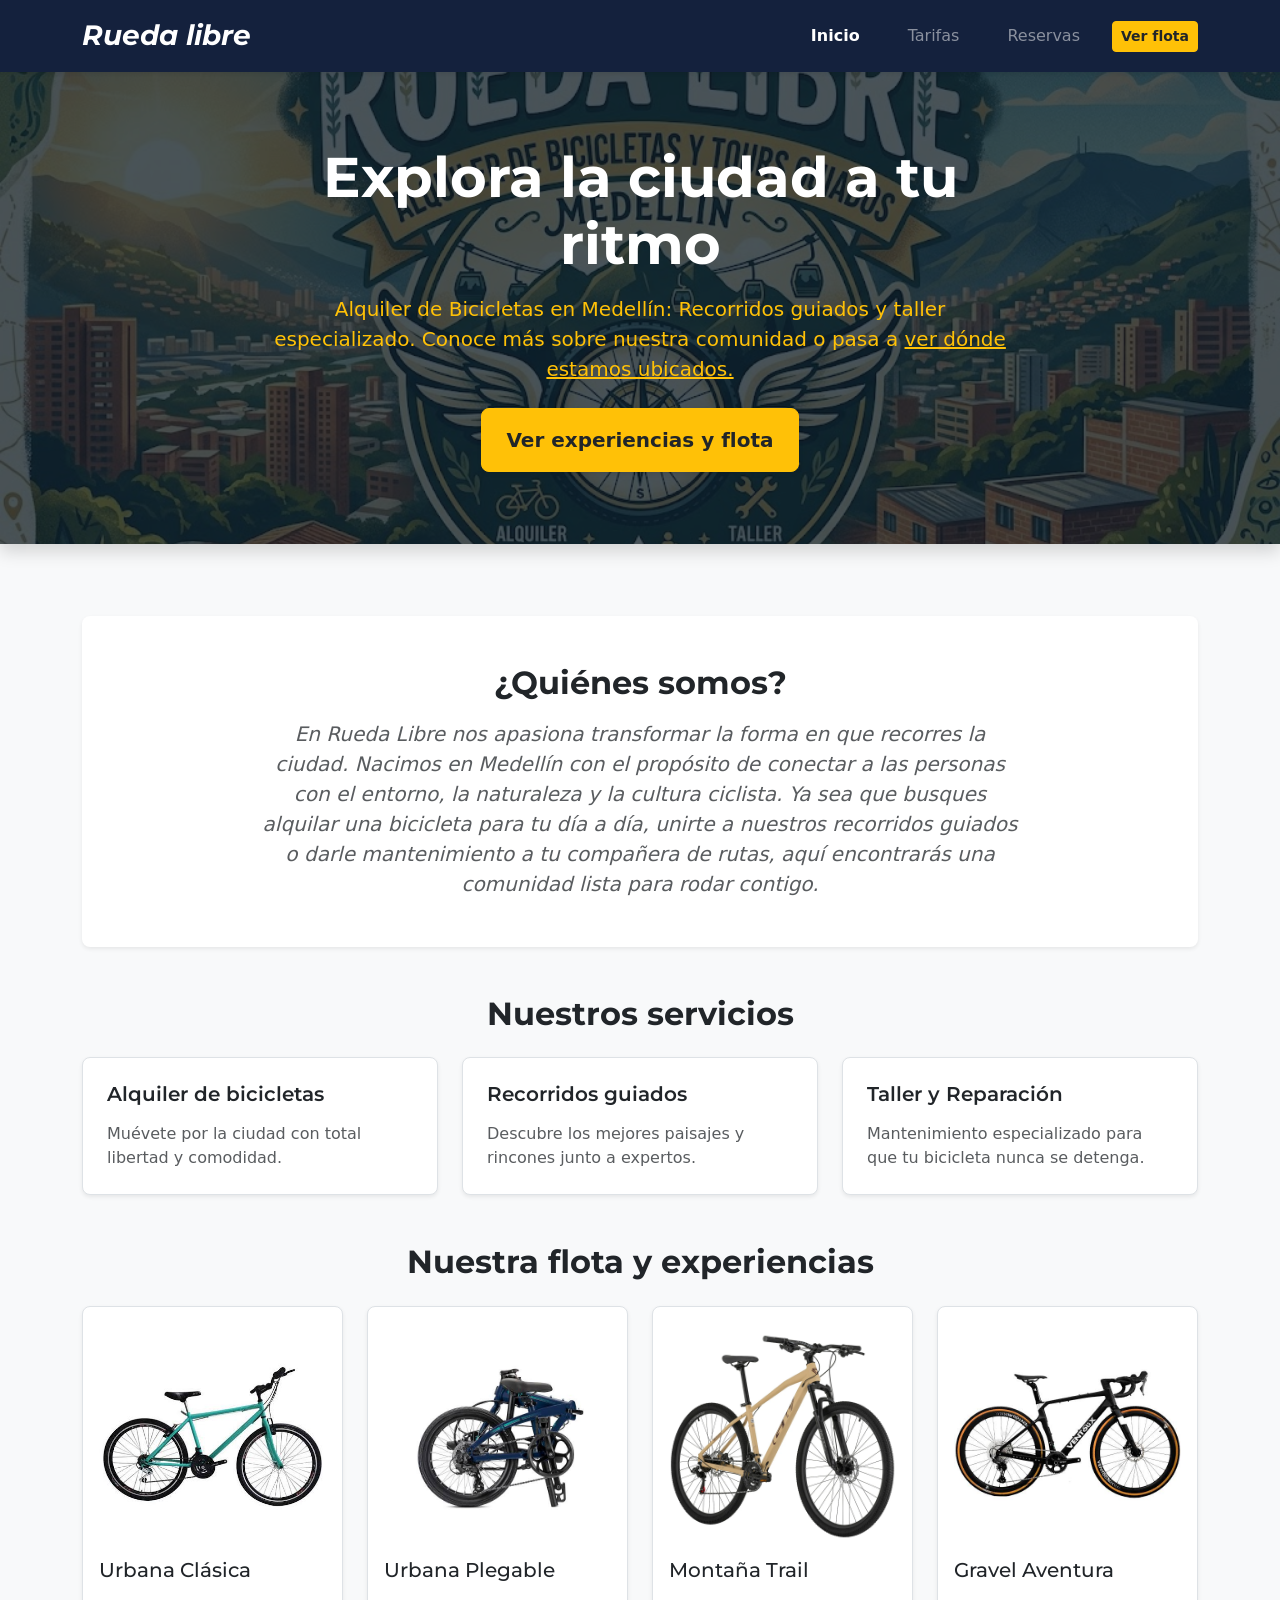
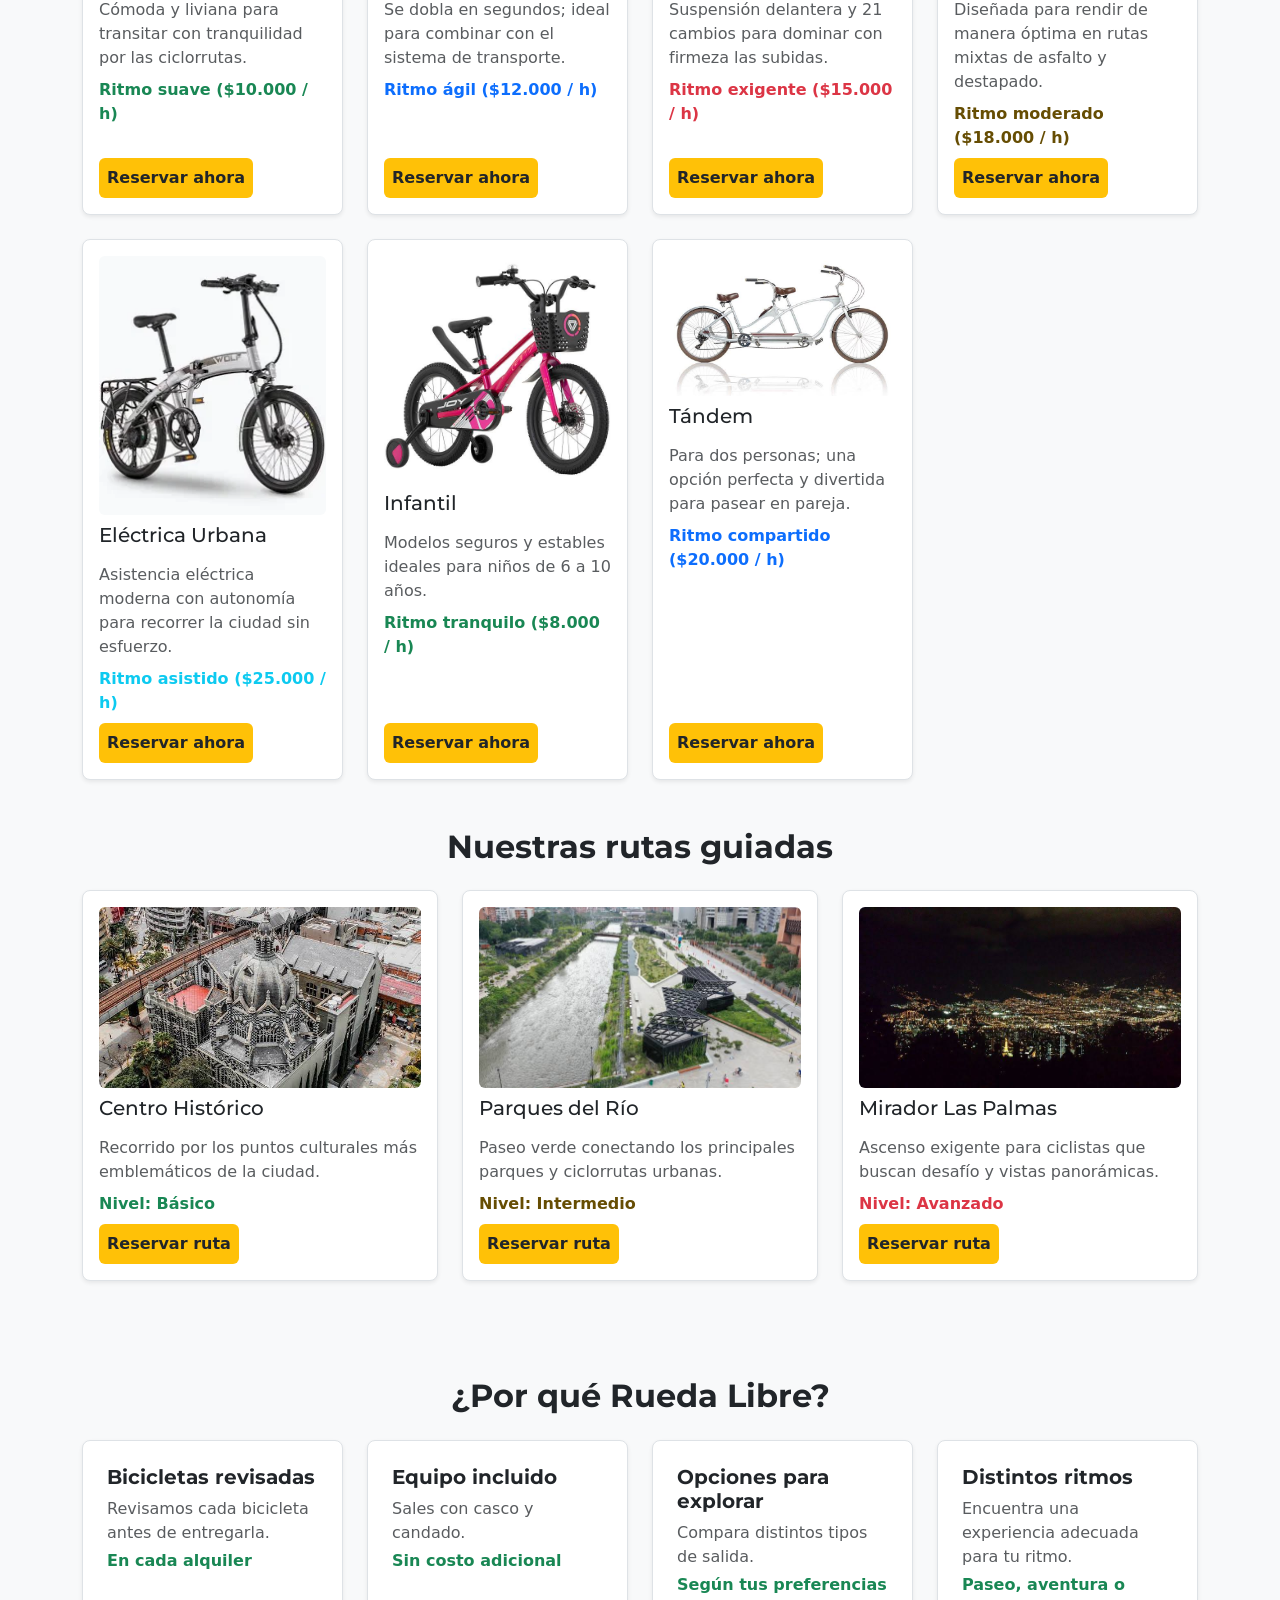
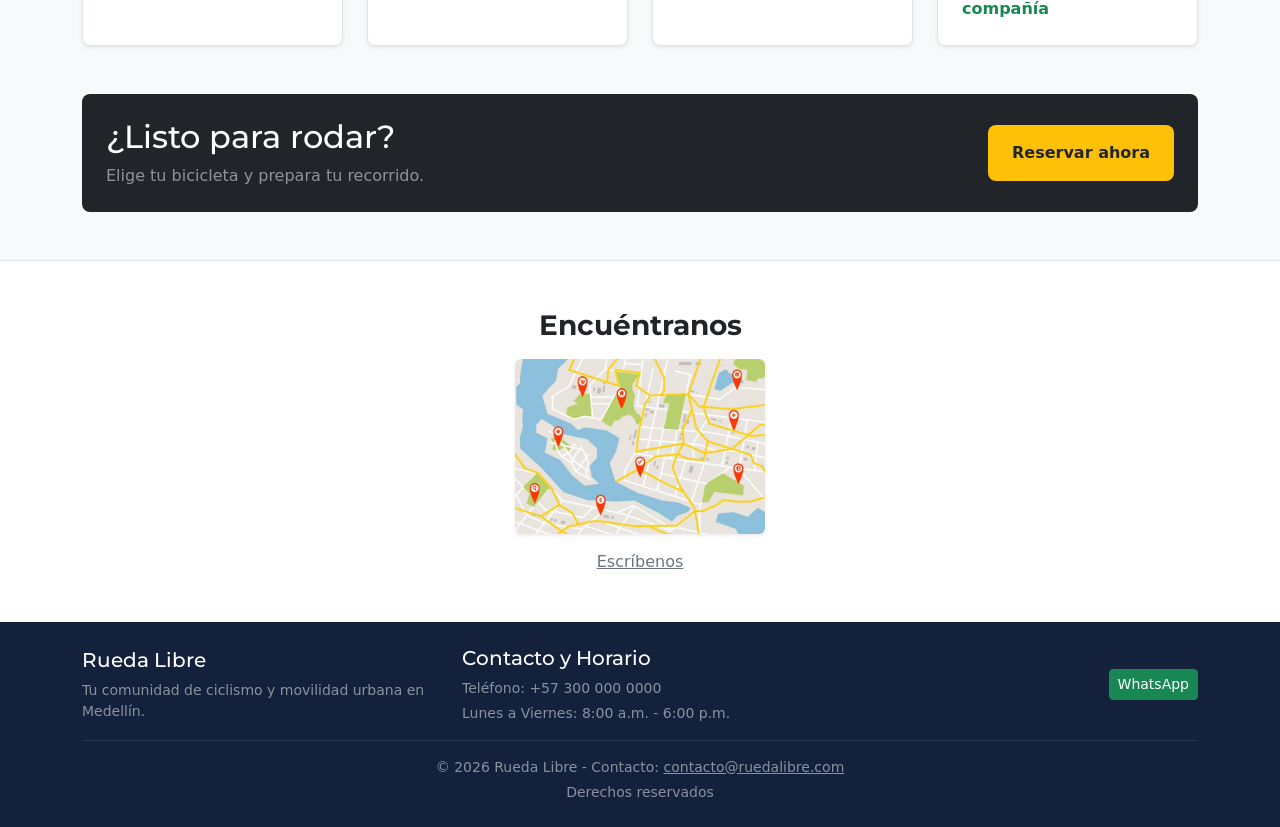
<file: index.html>
<!DOCTYPE html>
<html lang="es">

<head>
    <meta charset="UTF-8">
    <meta name="viewport" content="width=device-width, initial-scale=1.0">
    <title>Rueda Libre</title>
    <link rel="stylesheet" href="./css/styles.css">
    <link rel="preconnect" href="https://fonts.googleapis.com">
    <link rel="preconnect" href="https://fonts.gstatic.com" crossorigin>
    <link
        href="https://fonts.googleapis.com/css2?family=Montserrat:ital,wght@0,100..900;1,100..900&family=Open+Sans:ital,wght@0,300..800;1,300..800&display=swap"
        rel="stylesheet">
    <link href="https://cdn.jsdelivr.net/npm/bootstrap@5.3.3/dist/css/bootstrap.min.css" rel="stylesheet"
        integrity="sha384-QWTKZyjpPEjISv5WaRU9OFeRpok6YctnYmDr5pNlyT2bRjXh0JMhjY6hW+ALEwIH" crossorigin="anonymous">
</head>

<body class="bg-light">
    <!-- Barra de navegación superior -->
    <header class=" text-white py-3 shadow-sm sticky-top" style="background-color: #14213D;">
        <div class="container d-flex flex-column flex-md-row justify-content-between align-items-center gap-3">
            <h1 class="h3 m-0"><strong><em>Rueda libre</em></strong></h1>
            <nav>
                <ul class="nav gap-3 align-items-center m-0 list-unstyled">
                    <li><a href="index.html" class="nav-link text-white active fw-semibold">Inicio</a></li>
                    <li><a href="paginas/tarifas.html" class="nav-link text-white-50">Tarifas</a></li>
                    <li><a href="paginas/reservas.html" class="nav-link text-white-50">Reservas</a></li>
                    <li><a href="#flota" class="btn btn-warning text-dark fw-semibold btn-sm">Ver flota</a></li>
                </ul>
            </nav>
        </div>
    </header>
    <header class="bg-dark text-white py-5 mb-5 shadow position-relative overflow-hidden"
        style="background-color: #0d1b2a !important;">
        <img src="img/portada.jfif" alt="Logo de fondo"
            class="position-absolute top-0 start-0 w-100 h-100 object-fit-cover opacity-25 pe-none" style="z-index: 1;">
        <div class="container text-center py-4 position-relative" style="z-index: 2;">
            <div class="row justify-content-center">
                <div class="col-lg-8">
                    <h2 class="display-4 fw-bold mb-3">Explora la ciudad a tu ritmo</h2>
                    <p class="lead fs-5 text-warning mb-4">Alquiler de Bicicletas en Medellín: Recorridos guiados y taller
                        especializado. Conoce más sobre nuestra comunidad o pasa a <a href="#encuentranos"
                            class="text-warning text-decoration-underline">ver dónde estamos ubicados.</a></p>
                    <a href="#flota" class="btn btn-warning btn-lg fw-semibold text-dark px-4 py-3 rounded-3 shadow-sm">
                        Ver experiencias y flota
                    </a>
                </div>
            </div>
        </div>
    </header>

    <main class="container py-4">
        <section class="mb-5 text-center bg-white p-5 rounded-3 shadow-sm">
            <div class="row justify-content-center">
                <div class="col-lg-9">
                    <h2 class="fw-bold mb-3">¿Quiénes somos?</h2>
                    <p class="text-muted fs-5 mb-0">
                        <em>En Rueda Libre nos apasiona transformar la forma en que recorres la ciudad. Nacimos en
                            Medellín con el propósito de conectar a las personas con el entorno, la naturaleza y la
                            cultura ciclista. Ya sea que busques alquilar una bicicleta para tu día a día, unirte a
                            nuestros recorridos guiados o darle mantenimiento a tu compañera de rutas, aquí encontrarás
                            una comunidad lista para rodar contigo.</em>
                    </p>
                </div>
            </div>
        </section>
        <section class="mb-5" aria-labelledby="servicios-titulo">
            <h2 id="servicios-titulo" class="text-center mb-4 fw-bold">Nuestros servicios</h2>
            <div class="row g-4">
                <div class="col-12 col-md-4">
                    <div class="h-100 d-flex flex-column gap-2 p-4 bg-white border rounded-3 shadow-sm">
                        <h3 class="fs-5 fw-semibold">Alquiler de bicicletas</h3>
                        <p class="text-muted mb-0">Muévete por la ciudad con total libertad y comodidad.</p>
                    </div>
                </div>
                <div class="col-12 col-md-4">
                    <div class="h-100 d-flex flex-column gap-2 p-4 bg-white border rounded-3 shadow-sm">
                        <h3 class="fs-5 fw-semibold">Recorridos guiados</h3>
                        <p class="text-muted mb-0">Descubre los mejores paisajes y rincones junto a expertos.</p>
                    </div>
                </div>
                <div class="col-12 col-md-4">
                    <div class="h-100 d-flex flex-column gap-2 p-4 bg-white border rounded-3 shadow-sm">
                        <h3 class="fs-5 fw-semibold">Taller y Reparación</h3>
                        <p class="text-muted mb-0">Mantenimiento especializado para que tu bicicleta nunca se detenga.
                        </p>
                    </div>
                </div>
            </div>
        </section>
        <section id="flota" class="mb-5" aria-labelledby="flota-titulo">
            <h2 id="flota-titulo" class="text-center mb-4 fw-bold">Nuestra flota y experiencias</h2>
            <div class="row g-4">
                <!-- Tarjeta 1 -->
                <div class="col-12 col-sm-6 col-lg-4 col-xl-3">
                    <div class="h-100 d-flex flex-column gap-2 p-3 bg-white border rounded-3 shadow-sm">
                        <img src="img/bicicleta_urbana.jfif" class="img-fluid rounded" loading="lazy"
                            alt="Urbana Clásica">
                        <h3 class="fs-5">Urbana Clásica</h3>
                        <p class="text-muted mb-0">Cómoda y liviana para transitar con tranquilidad por las ciclorrutas.
                        </p>
                        <p class="fw-semibold text-success mb-0">Ritmo suave ($10.000 / h)</p>
                        <a href="paginas/reservas.html"
                            class="mt-auto align-self-start text-dark bg-warning p-2 rounded text-decoration-none fw-semibold">Reservar
                            ahora</a>
                    </div>
                </div>
                <!-- Tarjeta 2 -->
                <div class="col-12 col-sm-6 col-lg-4 col-xl-3">
                    <div class="h-100 d-flex flex-column gap-2 p-3 bg-white border rounded-3 shadow-sm">
                        <img src="img/Urbana_plegable.jfif" class="img-fluid rounded" loading="lazy"
                            alt="Urbana Plegable">
                        <h3 class="fs-5">Urbana Plegable</h3>
                        <p class="text-muted mb-0">Se dobla en segundos; ideal para combinar con el sistema de
                            transporte.</p>
                        <p class="fw-semibold text-primary mb-0">Ritmo ágil ($12.000 / h)</p>
                        <a href="paginas/reservas.html"
                            class="mt-auto align-self-start text-dark bg-warning p-2 rounded text-decoration-none fw-semibold">Reservar
                            ahora</a>
                    </div>
                </div>
                <!-- Tarjeta 3 -->
                <div class="col-12 col-sm-6 col-lg-4 col-xl-3">
                    <div class="h-100 d-flex flex-column gap-2 p-3 bg-white border rounded-3 shadow-sm">
                        <img src="img/Bicicleta.webp" class="img-fluid rounded" loading="lazy" alt="Montaña Trail">
                        <h3 class="fs-5">Montaña Trail</h3>
                        <p class="text-muted mb-0">Suspensión delantera y 21 cambios para dominar con firmeza las
                            subidas.</p>
                        <p class="fw-semibold text-danger mb-0">Ritmo exigente ($15.000 / h)</p>
                        <a href="paginas/reservas.html"
                            class="mt-auto align-self-start text-dark bg-warning p-2 rounded text-decoration-none fw-semibold">Reservar
                            ahora</a>
                    </div>
                </div>
                <!-- Tarjeta 4 -->
                <div class="col-12 col-sm-6 col-lg-4 col-xl-3">
                    <div class="h-100 d-flex flex-column gap-2 p-3 bg-white border rounded-3 shadow-sm">
                        <img src="img/Gravel_Aventura.jfif" class="img-fluid rounded" loading="lazy"
                            alt="Gravel Aventura">
                        <h3 class="fs-5">Gravel Aventura</h3>
                        <p class="text-muted mb-0">Diseñada para rendir de manera óptima en rutas mixtas de asfalto y
                            destapado.</p>
                        <p class="fw-semibold text-warning-emphasis mb-0">Ritmo moderado ($18.000 / h)</p>
                        <a href="paginas/reservas.html"
                            class="mt-auto align-self-start text-dark bg-warning p-2 rounded text-decoration-none fw-semibold">Reservar
                            ahora</a>
                    </div>
                </div>
                <!-- Tarjeta 5 -->
                <div class="col-12 col-sm-6 col-lg-4 col-xl-3">
                    <div class="h-100 d-flex flex-column gap-2 p-3 bg-white border rounded-3 shadow-sm">
                        <img src="img/bicicleta_electrica.webp" class="img-fluid rounded" loading="lazy"
                            alt="Eléctrica Urbana">
                        <h3 class="fs-5">Eléctrica Urbana</h3>
                        <p class="text-muted mb-0">Asistencia eléctrica moderna con autonomía para recorrer la ciudad
                            sin esfuerzo.</p>
                        <p class="fw-semibold text-info mb-0">Ritmo asistido ($25.000 / h)</p>
                        <a href="paginas/reservas.html"
                            class="mt-auto align-self-start text-dark bg-warning p-2 rounded text-decoration-none fw-semibold">Reservar
                            ahora</a>
                    </div>
                </div>
                <!-- Tarjeta 6 -->
                <div class="col-12 col-sm-6 col-lg-4 col-xl-3">
                    <div class="h-100 d-flex flex-column gap-2 p-3 bg-white border rounded-3 shadow-sm">
                        <img src="img/Bicicleta_infantil.jfif" class="img-fluid rounded" loading="lazy" alt="Infantil">
                        <h3 class="fs-5">Infantil</h3>
                        <p class="text-muted mb-0">Modelos seguros y estables ideales para niños de 6 a 10 años.</p>
                        <p class="fw-semibold text-success mb-0">Ritmo tranquilo ($8.000 / h)</p>
                        <a href="paginas/reservas.html"
                            class="mt-auto align-self-start text-dark bg-warning p-2 rounded text-decoration-none fw-semibold">Reservar
                            ahora</a>
                    </div>
                </div>
                <!-- Tarjeta 7 -->
                <div class="col-12 col-sm-6 col-lg-4 col-xl-3">
                    <div class="h-100 d-flex flex-column gap-2 p-3 bg-white border rounded-3 shadow-sm">
                        <img src="img/Bicicleta_tandem.jfif" class="img-fluid rounded" loading="lazy" alt="Tándem">
                        <h3 class="fs-5">Tándem</h3>
                        <p class="text-muted mb-0">Para dos personas; una opción perfecta y divertida para pasear en
                            pareja.</p>
                        <p class="fw-semibold text-primary mb-0">Ritmo compartido ($20.000 / h)</p>
                        <a href="paginas/reservas.html"
                            class="mt-auto align-self-start text-dark bg-warning p-2 rounded text-decoration-none fw-semibold">Reservar
                            ahora</a>
                    </div>
                </div>
            </div>
        </section>
        <section class="mb-5" aria-labelledby="rutas-titulo">
            <h2 id="rutas-titulo" class="text-center mb-4 fw-bold">Nuestras rutas guiadas</h2>
            <div class="row g-4">
                <div class="col-12 col-md-4">
                    <div class="h-100 d-flex flex-column gap-2 p-3 bg-white border rounded-3 shadow-sm">
                        <div class="ratio ratio-16x9">
                            <img src="img/Palacio de la cultura.jfif" class="object-fit-cover rounded"
                                alt="Centro Histórico" loading="lazy">
                        </div>
                        <h3 class="fs-5">Centro Histórico</h3>
                        <p class="text-muted mb-0">Recorrido por los puntos culturales más emblemáticos de la ciudad.
                        </p>
                        <p class="fw-semibold text-success mb-0">Nivel: Básico</p>
                        <a href="paginas/reservas.html"
                            class="mt-auto align-self-start text-dark bg-warning p-2 rounded text-decoration-none fw-semibold">Reservar
                            ruta</a>
                    </div>
                </div>
                <div class="col-12 col-md-4">
                    <div class="h-100 d-flex flex-column gap-2 p-3 bg-white border rounded-3 shadow-sm">
                        <div class="ratio ratio-16x9">
                            <img src="img/Parques del rio.jfif" class="object-fit-cover rounded" alt="Parques del Río"
                                loading="lazy">
                        </div>
                        <h3 class="fs-5">Parques del Río</h3>
                        <p class="text-muted mb-0">Paseo verde conectando los principales parques y ciclorrutas urbanas.
                        </p>
                        <p class="fw-semibold text-warning-emphasis mb-0">Nivel: Intermedio</p>
                        <a href="paginas/reservas.html"
                            class="mt-auto align-self-start text-dark bg-warning p-2 rounded text-decoration-none fw-semibold">Reservar
                            ruta</a>
                    </div>
                </div>
                <div class="col-12 col-md-4">
                    <div class="h-100 d-flex flex-column gap-2 p-3 bg-white border rounded-3 shadow-sm">
                        <div class="ratio ratio-16x9">
                            <img src="img/mirador de las palmas.jfif" class="object-fit-cover rounded"
                                alt="Mirador Las Palmas" loading="lazy">
                        </div>
                        <h3 class="fs-5">Mirador Las Palmas</h3>
                        <p class="text-muted mb-0">Ascenso exigente para ciclistas que buscan desafío y vistas
                            panorámicas.</p>
                        <p class="fw-semibold text-danger mb-0">Nivel: Avanzado</p>
                        <a href="paginas/reservas.html"
                            class="mt-auto align-self-start text-dark bg-warning p-2 rounded text-decoration-none fw-semibold">Reservar
                            ruta</a>
                    </div>
                </div>
            </div>
        </section>
        <section id="beneficios" class="py-5" aria-labelledby="beneficios-titulo">
            <h2 id="beneficios-titulo" class="text-center mb-4 fw-bold">¿Por qué Rueda Libre?</h2>
            <div class="row g-4">
                <div class="col-12 col-sm-6 col-lg-3">
                    <div class="h-100 p-4 bg-white border rounded-3 shadow-sm">
                        <h3 class="fs-5 fw-bold">Bicicletas revisadas</h3>
                        <p class="mb-1 text-muted">Revisamos cada bicicleta antes de entregarla.</p>
                        <p class="fw-semibold text-success mb-0">En cada alquiler</p>
                    </div>
                </div>
                <div class="col-12 col-sm-6 col-lg-3">
                    <div class="h-100 p-4 bg-white border rounded-3 shadow-sm">
                        <h3 class="fs-5 fw-bold">Equipo incluido</h3>
                        <p class="mb-1 text-muted">Sales con casco y candado.</p>
                        <p class="fw-semibold text-success mb-0">Sin costo adicional</p>
                    </div>
                </div>
                <div class="col-12 col-sm-6 col-lg-3">
                    <div class="h-100 p-4 bg-white border rounded-3 shadow-sm">
                        <h3 class="fs-5 fw-bold">Opciones para explorar</h3>
                        <p class="mb-1 text-muted">Compara distintos tipos de salida.</p>
                        <p class="fw-semibold text-success mb-0">Según tus preferencias</p>
                    </div>
                </div>
                <div class="col-12 col-sm-6 col-lg-3">
                    <div class="h-100 p-4 bg-white border rounded-3 shadow-sm">
                        <h3 class="fs-5 fw-bold">Distintos ritmos</h3>
                        <p class="mb-1 text-muted">Encuentra una experiencia adecuada para tu ritmo.</p>
                        <p class="fw-semibold text-success mb-0">Paseo, aventura o compañía</p>
                    </div>
                </div>
            </div>
        </section>
        <section class="p-4 rounded-3 text-bg-dark mb-4" aria-labelledby="rodar-titulo">
            <div class="d-flex flex-column flex-md-row align-items-center justify-content-between gap-3">
                <div>
                    <h2 id="rodar-titulo" class="mb-2">¿Listo para rodar?</h2>
                    <p class="mb-0 text-white-50">Elige tu bicicleta y prepara tu recorrido.</p>
                </div>
                <a href="paginas/reservas.html"
                    class="d-inline-block bg-warning text-dark fw-semibold px-4 py-3 rounded-3 text-decoration-none">Reservar
                    ahora</a>
            </div>
        </section>
    </main>
    <!-- Encuéntranos -->
    <section id="encuentranos" class="bg-white py-5 text-center border-top">
        <div class="container">
            <h3 class="mb-3">
                <a href="https://www.google.com/maps/place/De+Moda+Outlet/@6.2193191,-75.5834712,17z/data=!4m6!3m5!1s0x8e4429e1dab04e05:0x5a77c25c8a5faf3a!8m2!3d6.2193831!4d-75.5833746!16s%2Fg%2F11gv_xr9wj?entry=ttu&g_ep=EgoyMDI2MTEwNC4wIKXMDSoASAFQAw%3D%3D"
                    target="_blank" class="text-dark text-decoration-none fw-bold">Encuéntranos</a>
            </h3>
            <a href="https://www.google.com/maps/place/De+Moda+Outlet/@6.2193191,-75.5834712,17z/data=!4m6!3m5!1s0x8e4429e1dab04e05:0x5a77c25c8a5faf3a!8m2!3d6.2193831!4d-75.5833746!16s%2Fg%2F11gv_xr9wj?entry=ttu&g_ep=EgoyMDI2MTEwNC4wIKXMDSoASAFQAw%3D%3D"
                target="_blank">
                <img src="img/mapa.jpg" alt="Ubicacion en tiempo real" class="img-fluid rounded shadow-sm mb-3"
                    style="max-width: 250px;"><br>
            </a>
            <a href="mailto:santirua2011@hotmail.com" target="_blank"
                class="text-secondary text-decoration-underline">Escríbenos</a>
        </div>
    </section>
    <footer class="text-white py-4" style="background-color: #14213D;">
        <div class="container">
            <div class="row g-4 justify-content-between align-items-center">
                <div class="col-12 col-md-4">
                    <h3 class="h5">Rueda Libre</h3>
                    <p class="text-white-50 small mb-0">Tu comunidad de ciclismo y movilidad urbana en Medellín.</p>
                </div>
                <div class="col-12 col-md-4">
                    <h3 class="h5">Contacto y Horario</h3>
                    <p class="text-white-50 small mb-1">Teléfono: +57 300 000 0000</p>
                    <p class="text-white-50 small mb-0">Lunes a Viernes: 8:00 a.m. - 6:00 p.m.</p>
                </div>
                <div class="col-12 col-md-4 text-md-end">
                    <a href="https://wa.me/573000000000" target="_blank" rel="noopener noreferrer"
                        class="btn btn-success btn-sm">
                        WhatsApp
                    </a>
                </div>
            </div>
            <hr class="border-secondary my-3">
            <div class="footer_bottom text-center text-white-50 small">
                <p class="mb-1">&copy; 2026 Rueda Libre - Contacto: <a href="mailto:contacto@labicicleta.com"
                        class="text-white-50">contacto@ruedalibre.com</a></p>
                <p class="mb-0">Derechos reservados</p>
            </div>
        </div>
    </footer>
    <script src="https://cdn.jsdelivr.net/npm/bootstrap@5.3.3/dist/js/bootstrap.bundle.min.js"
        integrity="sha384-YvpcrYf0tY3lHB60NNkmXc5s9fDVZLESaAA55NDzOxhy9GkcIdslK1eN7N6jIeHz"
        crossorigin="anonymous"></script>
</body>
</html>
</file>
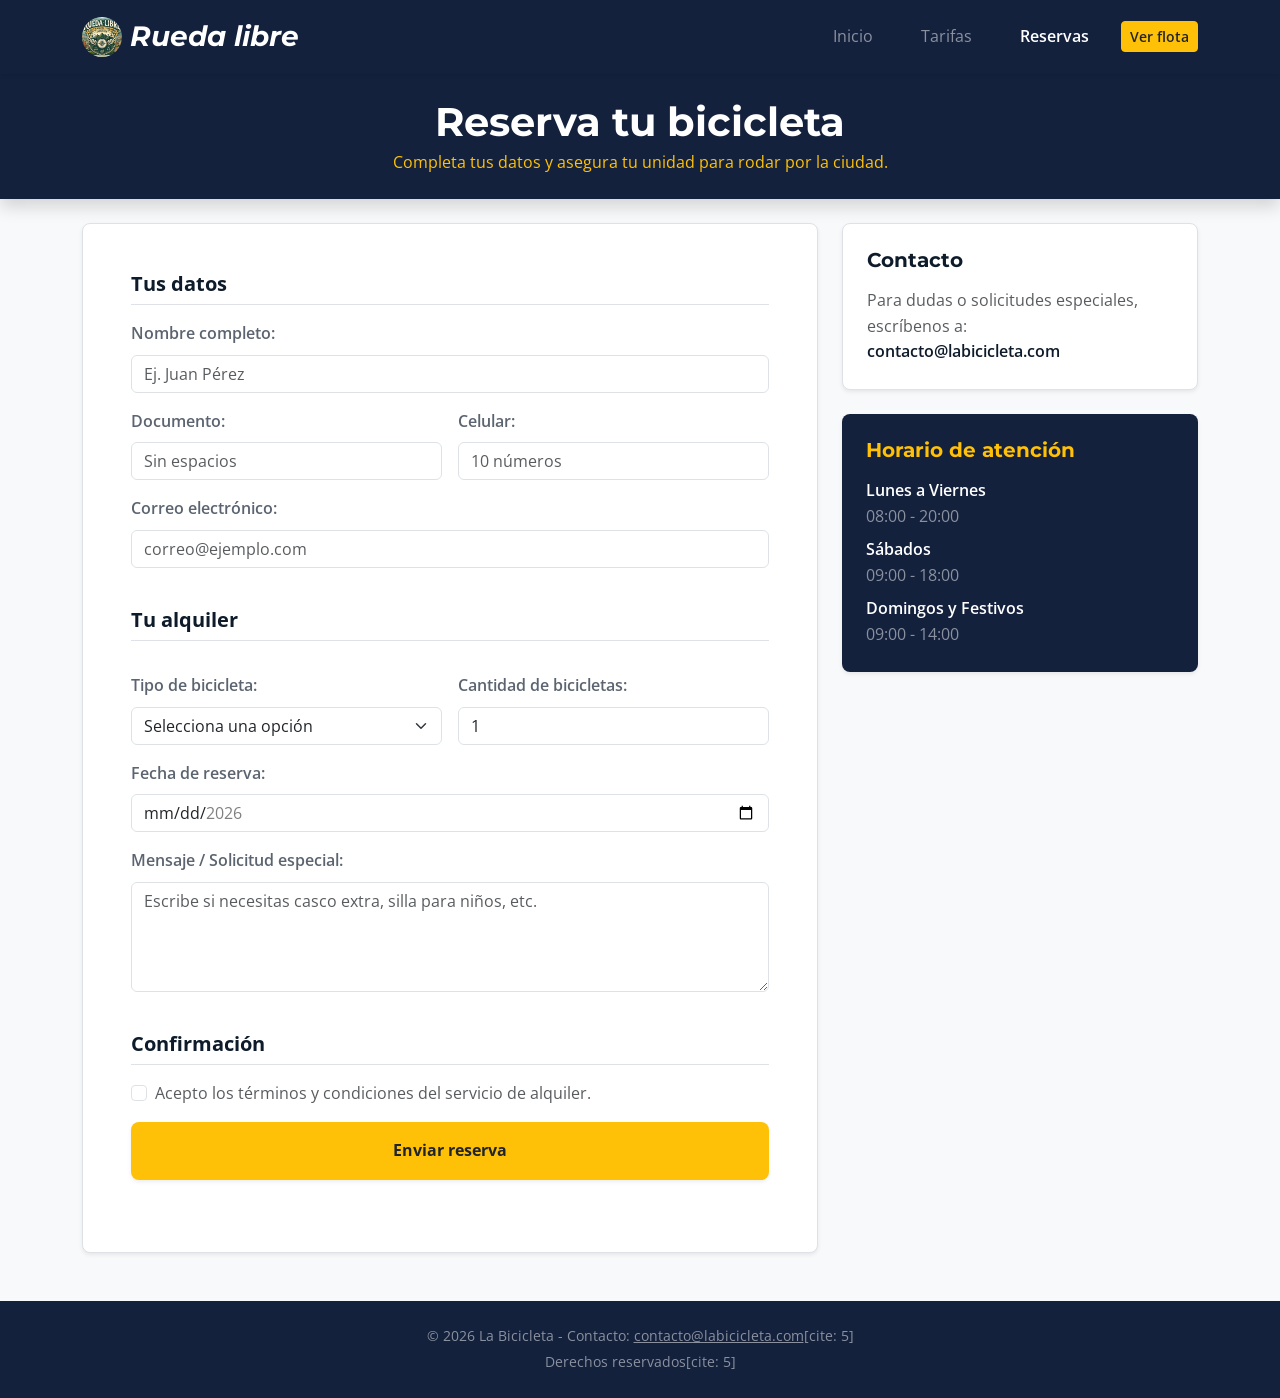
<file: paginas/reservas.html>
<!DOCTYPE html>
<html lang="es">

<head>
    <meta charset="UTF-8">
    <meta name="viewport" content="width=device-width, initial-scale=1.0">
    <title>Reservas - Rueda Libre</title>

    <!-- Bootstrap 5.3 CSS CDN -->
    <link href="https://cdn.jsdelivr.net/npm/bootstrap@5.3.3/dist/css/bootstrap.min.css" rel="stylesheet"
        integrity="sha384-QWTKZyjpPEjISv5WaRU9OFeRpok6YctnYmDr5pNlyT2bRjXh0JMhjY6hW+ALEwIH" crossorigin="anonymous">

    <!-- Tipografías y hoja de estilos propia cargada DESPUÉS de Bootstrap -->
    <link rel="preconnect" href="https://fonts.googleapis.com">
    <link rel="preconnect" href="https://fonts.gstatic.com" crossorigin>
    <link
        href="https://fonts.googleapis.com/css2?family=Montserrat:ital,wght@0,100..900;1,100..900&family=Open+Sans:ital,wght@0,300..800;1,300..800&display=swap"
        rel="stylesheet">
    <link rel="stylesheet" href="../css/styles.css">
</head>

<body class="bg-light d-flex flex-column min-vh-100">

    <!-- Barra de navegación superior con tu color azul oscuro -->
    <header class="text-white py-3 shadow-sm sticky-top" style="background-color: #14213D;">
        <div class="container d-flex flex-column flex-md-row justify-content-between align-items-center gap-3">
            <div class="d-flex align-items-center gap-2">
                <a href="../index.html">
                    <img src="../img/portada.jfif" alt="Rueda Libre logo" class="rounded-circle object-fit-cover"
                        width="40" height="40">
                </a>
                <h1 class="h3 m-0"><strong><em>Rueda libre</em></strong></h1>
            </div>
            <nav>
                <ul class="nav gap-3 align-items-center m-0 list-unstyled">
                    <li><a href="../index.html" class="nav-link text-white-50">Inicio</a></li>
                    <li><a href="../paginas/tarifas.html" class="nav-link text-white-50">Tarifas</a></li>
                    <li><a href="../paginas/reservas.html" class="nav-link text-white active fw-semibold">Reservas</a></li>
                    <!-- Botón de ver flota actualizado a amarillo (warning) -->
                    <li><a href="../index.html#flota" class="btn btn-warning text-dark fw-semibold btn-sm">Ver flota</a></li>
                </ul>
            </nav>
        </div>
    </header>

    <!-- Encabezado de página -->
    <section class="text-white py-4 mb-4 shadow" style="background-color: #14213D">
        <div class="container text-center">
            <h2 class="display-6 fw-bold mb-1">Reserva tu bicicleta</h2>
            <p class="text-warning mb-0">Completa tus datos y asegura tu unidad para rodar por la ciudad.</p>
        </div>
    </section>

    <!-- Contenido principal dividido en dos columnas (Formulario + Lateral) -->
    <main class="container flex-grow-1 mb-5">
        <div class="row g-4">

            <!-- Columna del Formulario -->
            <div class="col-12 col-lg-8">
                <div class="bg-white p-4 p-md-5 border rounded-3 shadow-sm">
                    <form action="#" method="post" class="needs-validation" novalidate>

                        <!-- Bloque 1: Tus datos -->
                        <fieldset class="mb-4">
                            <legend class="h5 fw-bold pb-2 border-bottom mb-3" style="color: #0d1b2a;">Tus datos
                            </legend>

                            <div class="mb-3">
                                <label for="nombre" class="form-label fw-semibold">Nombre completo:</label>
                                <input type="text" id="nombre" name="nombre" class="form-control" required minlength="3"
                                    placeholder="Ej. Juan Pérez">
                            </div>

                            <div class="row g-3 mb-3">
                                <div class="col-12 col-md-6">
                                    <label for="documento" class="form-label fw-semibold">Documento:</label>
                                    <input type="text" id="documento" name="documento" class="form-control"
                                        inputmode="numeric" pattern="[0-9]{6,10}"
                                        title="Escribe tu documento, sin espacios" required placeholder="Sin espacios">
                                </div>
                                <div class="col-12 col-md-6">
                                    <label for="telefono" class="form-label fw-semibold">Celular:</label>
                                    <input type="tel" id="telefono" name="telefono" class="form-control"
                                        inputmode="numeric" pattern="[0-9]{10}"
                                        title="Escribe Celular, sin espacios, 10 números" required
                                        placeholder="10 números">
                                </div>
                            </div>

                            <div class="mb-3">
                                <label for="correo" class="form-label fw-semibold">Correo electrónico:</label>
                                <input type="email" id="correo" name="correo" class="form-control" required
                                    placeholder="correo@ejemplo.com">
                            </div>
                        </fieldset>

                        <!-- Bloque 2: Tu alquiler -->
                        <fieldset class="mb-4">
                            <legend class="h5 fw-bold pb-2 border-bottom mb-3" style="color: #0d1b2a;">Tu alquiler
                            </legend>

                            <div class="row g-3 mb-3">
                                <div class="col-12 col-md-6">
                                    <label for="tipo" class="form-label fw-semibold">Tipo de bicicleta:</label>
                                    <select id="tipo" name="tipo" class="form-select" required>
                                        <option value="">Selecciona una opción</option>
                                        <option value="urbana">Bicicleta Urbana</option>
                                        <option value="montana">Bicicleta de Montaña</option>
                                        <option value="electrica">Bicicleta Eléctrica</option>
                                    </select>
                                </div>
                                <div class="col-12 col-md-6">
                                    <label for="cantidad" class="form-label fw-semibold">Cantidad de bicicletas:</label>
                                    <input type="number" id="cantidad" name="cantidad" class="form-control" min="1"
                                        max="6" value="1" required>
                                </div>
                            </div>

                            <div class="mb-3">
                                <label for="fecha" class="form-label fw-semibold">Fecha de reserva:</label>
                                <input type="date" id="fecha" name="fecha" class="form-control" min="2026-11-01"
                                    max="2026-12-31" required>
                            </div>

                            <div class="mb-3">
                                <label for="mensaje" class="form-label fw-semibold">Mensaje / Solicitud
                                    especial:</label>
                                <textarea id="mensaje" name="mensaje" class="form-control" rows="4" minlength="10"
                                    maxlength="300" required
                                    placeholder="Escribe si necesitas casco extra, silla para niños, etc."></textarea>
                            </div>
                        </fieldset>

                        <!-- Bloque 3: Confirmación -->
                        <fieldset class="mb-4">
                            <legend class="h5 fw-bold pb-2 border-bottom mb-3" style="color: #0d1b2a;">Confirmación
                            </legend>

                            <div class="mb-3 form-check">
                                <input type="checkbox" id="terminos" name="terminos" value="si" class="form-check-input"
                                    required>
                                <label for="terminos" class="form-check-label text-muted">
                                    Acepto los términos y condiciones del servicio de alquiler.
                                </label>
                            </div>

                            <button type="submit"
                                class="w-100 bg-warning text-dark fw-bold py-3 rounded-3 border-0 shadow-sm">
                                Enviar reserva
                            </button>
                        </fieldset>
                    </form>
                </div>
            </div>

            <!-- Columna Lateral (Contacto y Horarios) -->
            <div class="col-12 col-lg-4">
                <div class="d-flex flex-column gap-4">

                    <!-- Tarjeta de Contacto -->
                    <section id="contacto" class="bg-white p-4 border rounded-3 shadow-sm">
                        <h2 class="h5 fw-bold mb-3" style="color: #0d1b2a;">Contacto</h2>
                        <p class="text-muted mb-0">
                            Para dudas o solicitudes especiales, escríbenos a: <br>
                            <a href="mailto:contacto@labicicleta.com" class="text-decoration-none fw-semibold"
                                style="color: #0d1b2a;">contacto@labicicleta.com</a>
                        </p>
                    </section>

                    <!-- Tarjeta de Horario (Usando elementos semánticos de lista de definición) -->
                    <aside id="horario" class="p-4 rounded-3 text-white shadow-sm" style="background-color: #14213D;">
                        <h2 class="h5 fw-bold text-warning mb-3">Horario de atención</h2>
                        <dl class="mb-0">
                            <div class="mb-2">
                                <dt class="fw-semibold text-white">Lunes a Viernes</dt>
                                <dd class="text-white-50 mb-0">08:00 - 20:00</dd>
                            </div>
                            <div class="mb-2">
                                <dt class="fw-semibold text-white">Sábados</dt>
                                <dd class="text-white-50 mb-0">09:00 - 18:00</dd>
                            </div>
                            <div>
                                <dt class="fw-semibold text-white">Domingos y Festivos</dt>
                                <dd class="text-white-50 mb-0">09:00 - 14:00</dd>
                            </div>
                        </dl>
                    </aside>

                </div>
            </div>

        </div>
    </main>

    <!-- Pie de página consistente -->
    <footer class="text-white py-4 mt-auto" style="background-color: #14213D;">
        <div class="container text-center text-white-50 small">
            <p class="mb-1">&copy; 2026 La Bicicleta - Contacto: <a href="mailto:contacto@labicicleta.com"
                    class="text-white-50">contacto@labicicleta.com</a>[cite: 5]</p>
            <p class="mb-0">Derechos reservados[cite: 5]</p>
        </div>
    </footer>

    <!-- Bootstrap 5.3 JS Bundle CDN -->
    <script src="https://cdn.jsdelivr.net/npm/bootstrap@5.3.3/dist/js/bootstrap.bundle.min.js"
        integrity="sha384-YvpcrYf0tY3lHB60NNkmXc5s9fDVZLESaAA55NDzOxhy9GkcIdslK1eN7N6jIeHz"
        crossorigin="anonymous"></script>
</body>

</html>
</file>
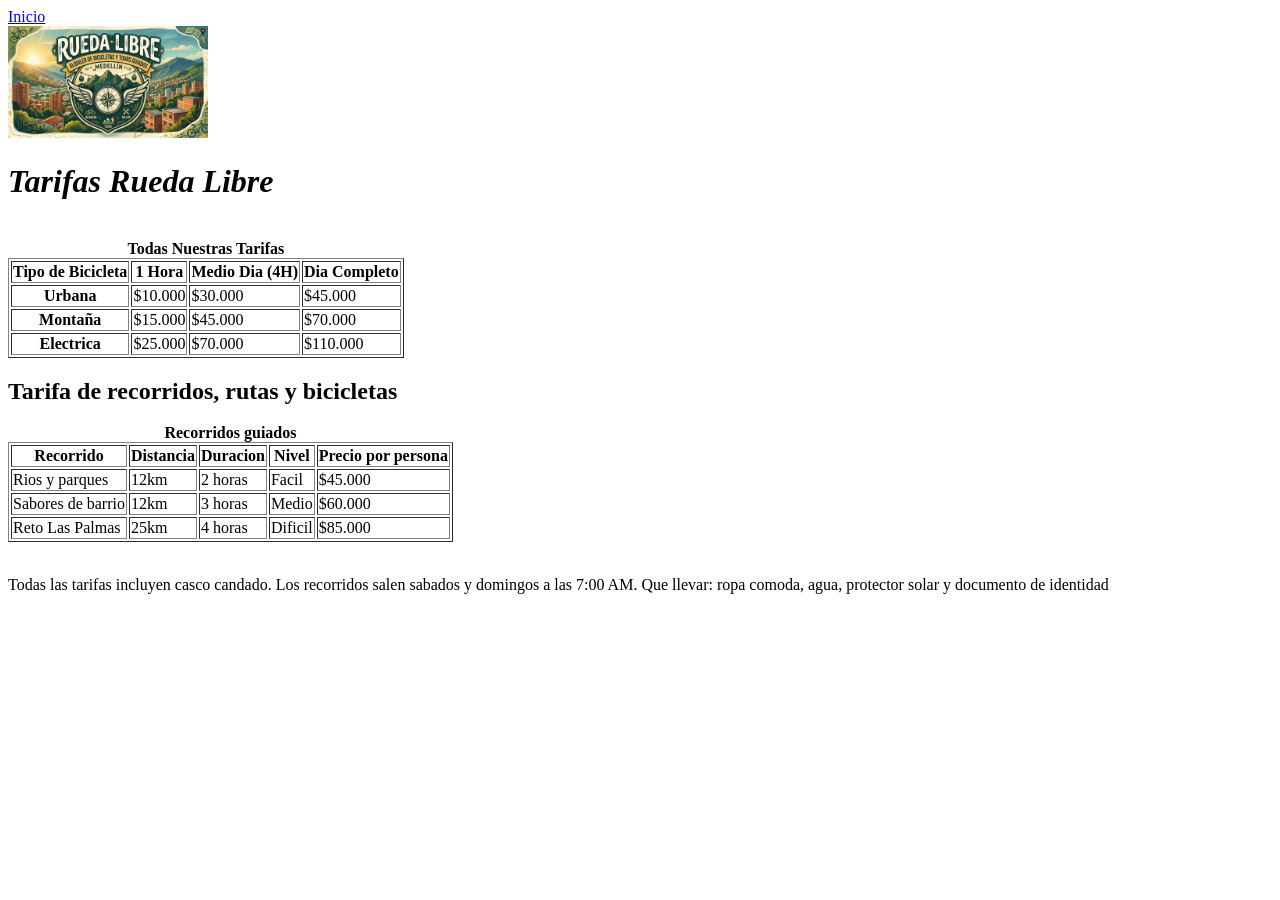
<file: paginas/Tarifas.html>
<!DOCTYPE html>
<html lang="en">
<head>
    <meta charset="UTF-8">
    <meta name="viewport" content="width=device-width, initial-scale=1.0">
    <title>Tarifas Rueda libre</title>
</head>
<body>
    <a href="/index.html" target="_blank">Inicio<br></a>
    <img src="/img/portada.jfif" alt="Rua's logo" width="200">
    <h1><strong><em>Tarifas Rueda Libre</em></strong></h1>
    <table border="1">
        <caption><strong>Todas Nuestras Tarifas</strong></caption>
        <thead>
            <tr>
                <th scope="col">Tipo de Bicicleta</th>
                <th scope="col">1 Hora</th>
                <th scope="col">Medio Dia (4H)</th>
                <th scope="col">Dia Completo</th>
            </tr>
        </thead>
        <tbody>
            <tr>
                <th scope="row">Urbana</th>
                <td>$10.000 </td>
                <td>$30.000</td>
                <td>$45.000</td>                
            </tr>
            <tr>
                <th scope="row">Montaña</th>
                <td>$15.000 </td>
                <td>$45.000</td>
                <td>$70.000</td>
            </tr> 
            <tr>
                <th scope="row">Electrica</th>
                <td>$25.000 </td>
                <td>$70.000</td>
                <td>$110.000</td>
            </tr>
            <br>
        </tbody>
    </table>

    <section id="tarifas_recorridos">
        <h2>Tarifa de recorridos, rutas y bicicletas</h2>
        <table border="1">
        <caption><strong>Recorridos guiados</strong></caption>
                <thead>
                    <tr>
                        <th scope="col">Recorrido </th>
                        <th scope="col">Distancia</th>
                        <th scope="col">Duracion</th>
                        <th scope="col">Nivel</th>
                        <th scope="col">Precio por persona</th>
                    </tr>
                </thead>
                <tbody>
                    <tr>
                        <td>Rios y parques</td>
                        <td>12km</td>
                        <td>2 horas</td>
                        <td>Facil</td>
                        <td>$45.000</td>
                    </tr>
                    <tr>
                        <td>Sabores de barrio</td>
                        <td>12km</td>
                        <td>3 horas</td>
                        <td>Medio</td>
                        <td>$60.000</td>
                    </tr>
                    <tr>
                        <td>Reto Las Palmas</td>
                        <td>25km</td>
                        <td>4 horas</td>
                        <td>Dificil</td>
                        <td>$85.000</td>
                    </tr>
                </tbody>
        </table>
        <br>
    </section>
    
    <p>
        Todas las tarifas incluyen casco  candado. Los recorridos salen sabados y domingos a las 7:00 AM. Que llevar: ropa comoda, agua, protector solar y documento de identidad
    </p>

</body>
</html>
</file>
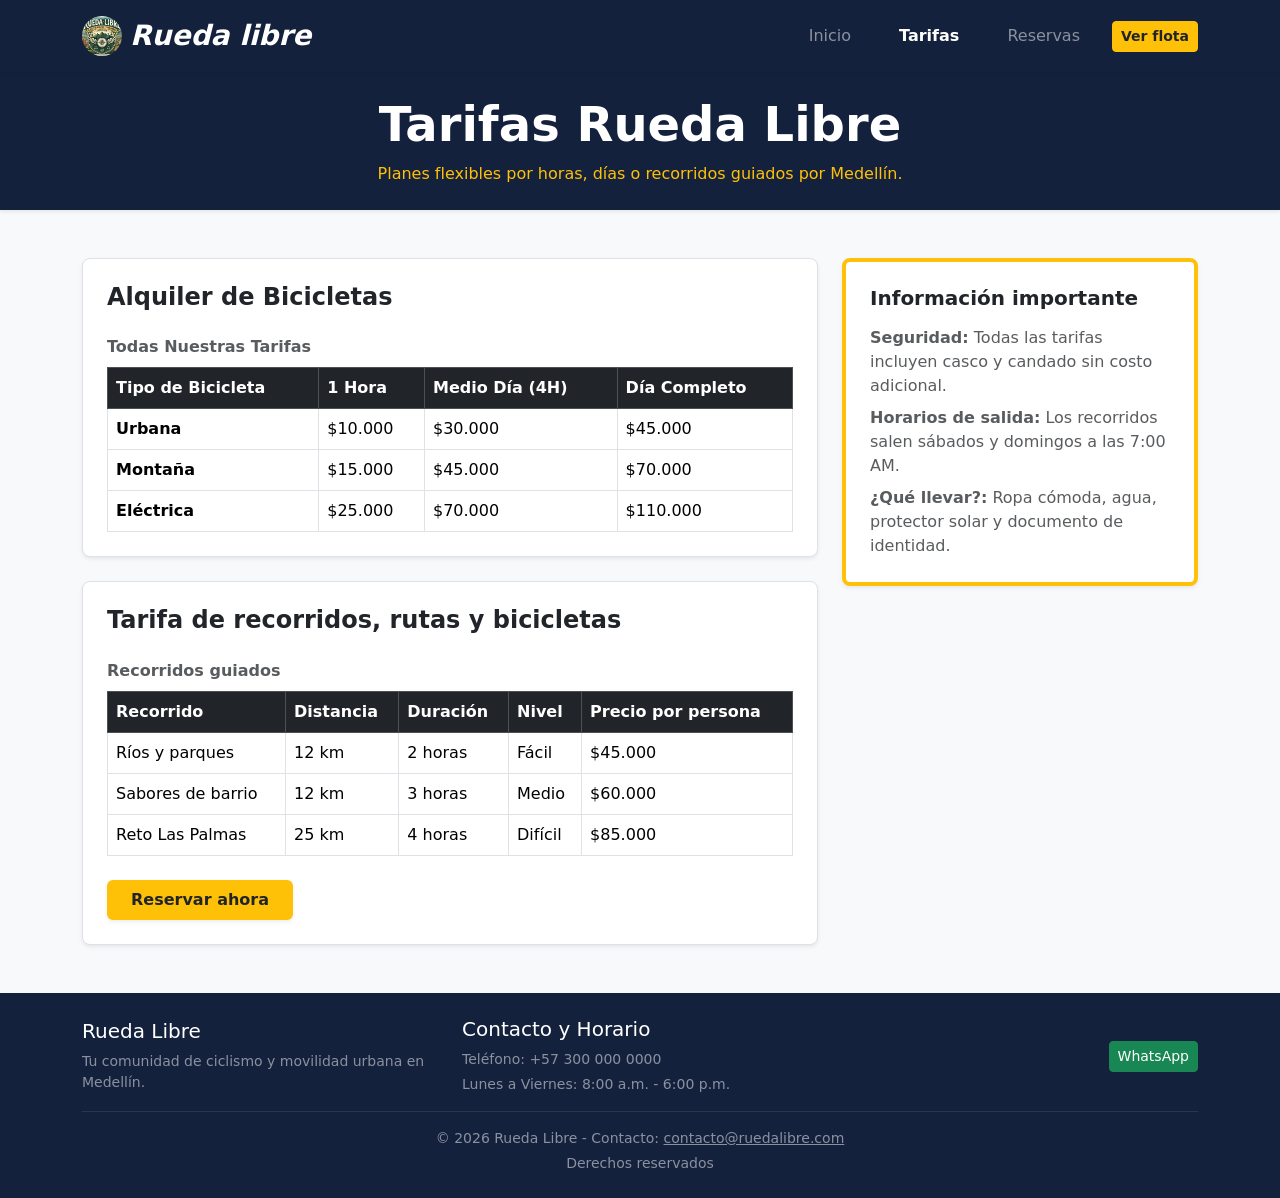
<file: paginas/tarifas.html>
<!DOCTYPE html>
<html lang="es">
<head>
    <meta charset="UTF-8">
    <meta name="viewport" content="width=device-width, initial-scale=1.0">
    <title>Tarifas Rueda Libre</title>
    <link rel="preconnect" href="https://fonts.googleapis.com">
    <link rel="preconnect" href="https://fonts.gstatic.com" crossorigin>
    <link href="https://fonts.googleapis.com/css2?family=Montserrat:ital,wght@0,100..900;1,100..900&family=Open+Sans:ital,wght@0,300..800;1,300..800&display=swap" rel="stylesheet">
    
    <!-- Bootstrap 5.3 CSS CDN -->
    <link href="https://cdn.jsdelivr.net/npm/bootstrap@5.3.3/dist/css/bootstrap.min.css" rel="stylesheet"
        integrity="sha384-QWTKZyjpPEjISv5WaRU9OFeRpok6YctnYmDr5pNlyT2bRjXh0JMhjY6hW+ALEwIH" crossorigin="anonymous">
</head>
<body class="bg-light d-flex flex-column min-vh-100">

    <!-- Barra de navegación con colores oscuros nativos de Bootstrap -->
    <header class="text-white py-3 shadow-sm sticky-top " style="background-color: #14213D;">
        <div class="container d-flex flex-column flex-md-row justify-content-between align-items-center gap-3">
            <div class="d-flex align-items-center gap-2">
                <a href="../index.html" class="text-decoration-none">
                    <img src="../img/portada.jfif" alt="Rua's logo" class="rounded-circle object-fit-cover" width="40" height="40">
                </a>
                <h1 class="h3 m-0"><strong><em>Rueda libre</em></strong></h1>
            </div>
            <nav>
                <ul class="nav gap-3 align-items-center m-0 list-unstyled">
                    <li><a href="../index.html" class="nav-link text-white-50">Inicio</a></li>
                    <li><a href="../paginas/tarifas.html" class="nav-link text-white active fw-semibold">Tarifas</a></li>
                    <li><a href="../paginas/reservas.html" class="nav-link text-white-50">Reservas</a></li>
                    <li><a href="../index.html#flota" class="btn btn-warning text-dark fw-semibold btn-sm">Ver flota</a></li>
                </ul>
            </nav>
        </div>
    </header>

    <!-- Encabezado de página -->
    <section class="text-white py-4 mb-5 shadow-sm" style="background-color: #14213D;">
        <div class="container text-center">
            <h2 class="display-5 fw-bold mb-2">Tarifas Rueda Libre</h2>
            <p class="text-warning mb-0">Planes flexibles por horas, días o recorridos guiados por Medellín.</p>
        </div>
    </section>

    <main class="container mb-5 flex-grow-1">
        <div class="row g-4">
            <!-- Columna Principal: Tablas de Tarifas -->
            <div class="col-12 col-lg-8">
                
                <!-- Tabla 1: Tarifas de Alquiler -->
                <section id="tarifas-alquiler" class="bg-white p-4 rounded-3 border shadow-sm mb-4">
                    <h3 class="h4 fw-bold mb-3">Alquiler de Bicicletas</h3>
                    <div class="table-responsive">
                        <table class="table table-bordered align-middle mb-0 caption-top">
                            <caption class="text-muted"><strong>Todas Nuestras Tarifas</strong></caption>
                            <thead class="table-dark"> 
                                <tr>
                                    <th scope="col">Tipo de Bicicleta</th>
                                    <th scope="col">1 Hora</th>
                                    <th scope="col">Medio Día (4H)</th>
                                    <th scope="col">Día Completo</th>
                                </tr>
                            </thead>
                            <tbody>
                                <tr>
                                    <th scope="row">Urbana</th>
                                    <td>$10.000</td>
                                    <td>$30.000</td>
                                    <td>$45.000</td>                
                                </tr>
                                <tr>
                                    <th scope="row">Montaña</th>
                                    <td>$15.000</td>
                                    <td>$45.000</td>
                                    <td>$70.000</td>
                                </tr> 
                                <tr>
                                    <th scope="row">Eléctrica</th>
                                    <td>$25.000</td>
                                    <td>$70.000</td>
                                    <td>$110.000</td>
                                </tr>
                            </tbody>
                        </table>
                    </div>
                </section>
                
                <!-- Tabla 2: Tarifas de Recorridos -->
                <section id="tarifas_recorridos" class="bg-white p-4 rounded-3 border shadow-sm">
                    <h3 class="h4 fw-bold mb-3">Tarifa de recorridos, rutas y bicicletas</h3>
                    <div class="table-responsive mb-4">
                        <table class="table table-bordered align-middle mb-0 caption-top">
                            <caption class="text-muted"><strong>Recorridos guiados</strong></caption>
                            <thead class="table-dark">
                                <tr>
                                    <th scope="col">Recorrido</th>
                                    <th scope="col">Distancia</th>
                                    <th scope="col">Duración</th>
                                    <th scope="col">Nivel</th>
                                    <th scope="col">Precio por persona</th>
                                </tr>
                            </thead>
                            <tbody>
                                <tr>
                                    <td>Ríos y parques</td>
                                    <td>12 km</td>
                                    <td>2 horas</td>
                                    <td>Fácil</td>
                                    <td>$45.000</td>
                                </tr>
                                <tr>
                                    <td>Sabores de barrio</td>
                                    <td>12 km</td>
                                    <td>3 horas</td>
                                    <td>Medio</td>
                                    <td>$60.000</td>
                                </tr>
                                <tr>
                                    <td>Reto Las Palmas</td>
                                    <td>25 km</td>
                                    <td>4 horas</td>
                                    <td>Difícil</td>
                                    <td>$85.000</td>
                                </tr>
                            </tbody>
                        </table>
                    </div>

                    <a href="../paginas/reservas.html" class="d-inline-block bg-warning text-dark fw-semibold px-4 py-2 rounded text-decoration-none shadow-sm">
                        Reservar ahora
                    </a>
                </section>

            </div>

            <!-- Columna Lateral: Información Importante (Aside) -->
            <div class="col-12 col-lg-4">
                <aside class="bg-white p-4 rounded-3 border shadow-sm border-start border-warning border-4">
                    <h3 class="h5 fw-bold mb-3">Información importante</h3>
                    <ul class="list-unstyled text-muted mb-0 d-flex flex-column gap-2">
                        <li><strong>Seguridad:</strong> Todas las tarifas incluyen casco y candado sin costo adicional.</li>
                        <li><strong>Horarios de salida:</strong> Los recorridos salen sábados y domingos a las 7:00 AM.</li>
                        <li><strong>¿Qué llevar?:</strong> Ropa cómoda, agua, protector solar y documento de identidad.</li>
                    </ul>
                </aside>
            </div>
        </div>
    </main>

    <!-- Pie de página unificado -->
    <footer class=" text-white py-4 mt-auto" style="background-color: #14213D;">
        <div class="container">
            <div class="row g-4 justify-content-between align-items-center">
                <div class="col-12 col-md-4">
                    <h3 class="h5">Rueda Libre</h3>
                    <p class="text-white-50 small mb-0">Tu comunidad de ciclismo y movilidad urbana en Medellín.</p>
                </div>
                <div class="col-12 col-md-4">
                    <h3 class="h5">Contacto y Horario</h3>
                    <p class="text-white-50 small mb-1">Teléfono: +57 300 000 0000</p>
                    <p class="text-white-50 small mb-0">Lunes a Viernes: 8:00 a.m. - 6:00 p.m.</p>
                </div>
                <div class="col-12 col-md-4 text-md-end">
                    <a href="https://wa.me/573000000000" target="_blank" rel="noopener noreferrer" class="btn btn-success btn-sm">
                        WhatsApp
                    </a>
                </div>
            </div>
            <hr class="border-secondary my-3">
            <div class="text-center text-white-50 small">
                <p class="mb-1">&copy; 2026 Rueda Libre - Contacto: <a href="mailto:contacto@labicicleta.com" class="text-white-50">contacto@ruedalibre.com</a></p>
                <p class="mb-0">Derechos reservados</p>
            </div>
        </div>
    </footer>

    <!-- Bootstrap 5.3 JS Bundle CDN -->
    <script src="https://cdn.jsdelivr.net/npm/bootstrap@5.3.3/dist/js/bootstrap.bundle.min.js"
        integrity="sha384-YvpcrYf0tY3lHB60NNkmXc5s9fDVZLESaAA55NDzOxhy9GkcIdslK1eN7N6jIeHz"
        crossorigin="anonymous"></script>
</body>
</html>
</file>
<file: css/styles.css>
/*Variables de diseño y Colores de Marca */
:root {
    --color-primario: #5d44ff;
    --verde-ruta: #1E7A4F;
    --naranja-pedal: #F39A2B;
    --azul-noche: #14213D;
    --crema: #FAF6EF;
    --gris-asfalto: #5B6470;
    --blanco: #FFFFFF;

    /* Familia tipográfica */
    --tipog-titulo: 'Montserrat', system-ui, -apple-system, sans-serif;
    --tipog-cuerpo: 'Open Sans', system-ui, -apple-system, BlinkMacSystemFont, 'Segoe UI', Roboto, Oxygen, Ubuntu, Cantarell, sans-serif;

    /* Espaciado */
    --espacio-sm: 0.5rem;
    --espacio-md: 1rem;
    --espacio-lg: 2rem;
}
/* Configuración Global y Tipografía Base*/
*,
*::before,
*::after {
    box-sizing: border-box;
}
body {
    background-color: var(--crema);
    color: var(--gris-asfalto);
    font-family: var(--tipog-cuerpo);
    line-height: 1.6;
}
h1,
h2,
h3,
h4,
h5,
h6 {
    font-family: var(--tipog-titulo);
}
/* Botón flotante WhatsApp */
.btn-whatsapp {
    position: fixed;
    bottom: 1.5rem;
    right: 1.5rem;
    background-color: #25D366;
    color: #FFFFFF;
    font-family: var(--tipog-titulo);
    font-size: 0.9rem;
    font-weight: bold;
    padding: 0.75rem 1.25rem;
    border-radius: 50px;
    text-decoration: none;
    box-shadow: 0 4px 10px rgba(0, 0, 0, 0.25);
    z-index: 1000;
    transition: transform 0.2s ease, background-color 0.2s ease;
}
.btn-whatsapp:hover {
    background-color: #128C7E;
    transform: translateY(-2px);
    color: #FFFFFF;
}
.btn-whatsapp:focus {
    outline: none;
    box-shadow: 0 0 0 3px rgba(37, 211, 102, 0.4);
}
</file>
